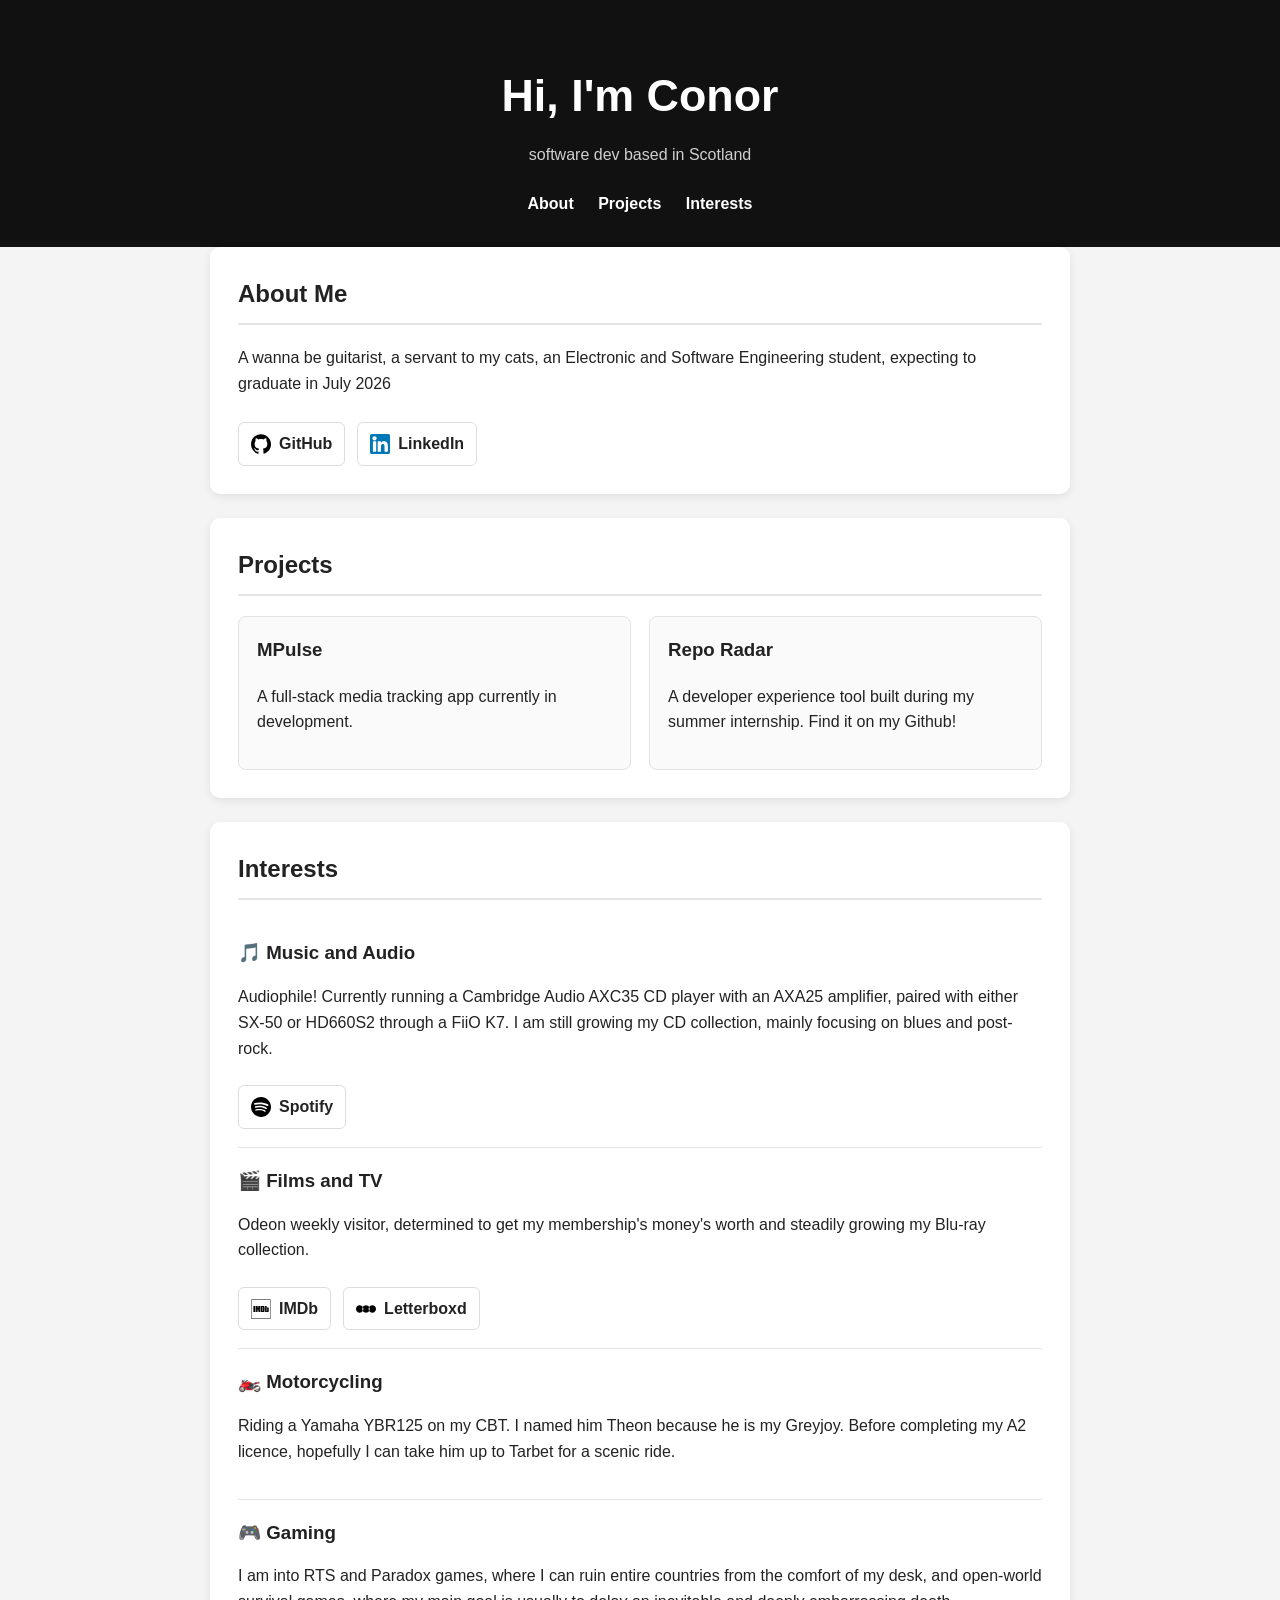
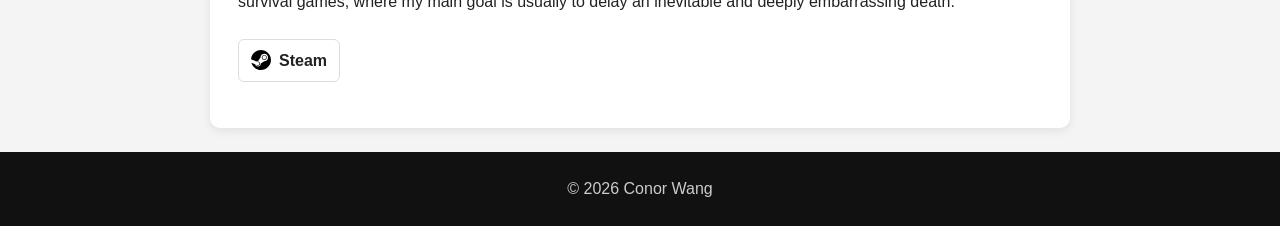
<file: index.html>
<!DOCTYPE html>
<html>
    <head>
        <link rel="stylesheet" href="stylesheets/indexStyle.css">
        <meta name="robots" content="noindex">
        <title>Conor's Portfolio</title>
        <style>

        </style>
    </head>

    <body>
        <header>
            <div class="container">
                <h1>Hi, I'm Conor</h1>
                <p> software dev based in Scotland</p>

                <nav>
                    <a href="#about">About</a>
                    <a href="#projects">Projects</a>
                    <a href="#interests">Interests</a>
                <!--    <a href="#cv">CV</a>   -->
                </nav>
            </div>
        </header>

        <main class="container">
            <section id="about">
                <h2>About Me</h2>
                <p>
                    A wanna be guitarist, a servant to my cats, an Electronic and Software Engineering student, expecting to graduate in July 2026 
                </p>

                <div class="button-row">
                    <a class="social-link"
                    href="https://github.com/ConorZZWang"
                    target="_blank"
                    rel="noopener noreferrer">
                        <img src="images/icons/github.svg" alt="">
                        GitHub
                    </a>

                    <a class="social-link"
                    href="https://www.linkedin.com/in/conor-wang-a7b725220/"
                    target="_blank"
                    rel="noopener noreferrer">
                        <img src="images/icons/linkedin.svg" alt="">
                        LinkedIn
                    </a>
                </div>
            </section>

            <section id="projects">
                <h2>Projects</h2>

                <div class="project-grid">
                    <div class="project-card">
                        <h3>MPulse</h3>
                        <p>A full-stack media tracking app currently in development.</p>
                    </div>

                    <div class="project-card">
                        <h3>Repo Radar</h3>
                        <p>A developer experience tool built during my summer internship. Find it on my Github!</p>
                    </div>
                </div>
            </section>

            <section id="interests">
                <h2>Interests</h2>

                <div class="interest-card">
                    <h3>🎵 Music and Audio</h3>
                    <p>
                        Audiophile! Currently running a Cambridge Audio AXC35 CD player
                        with an AXA25 amplifier, paired with either SX-50 or HD660S2
                        through a FiiO K7. I am still growing my CD collection,
                        mainly focusing on blues and post-rock.

                    </p>

                    <a class="social-link"
                    href="https://open.spotify.com/user/4wageldtg5ls6qda8caejkg3x?si=a07cc88c8fd147d8"
                    target="_blank"
                    rel="noopener noreferrer">
                        <img src="images/icons/spotify.svg" alt="">
                        Spotify
                    </a>
                </div>

                <div class="interest-card">
                    <h3>🎬 Films and TV</h3>
                    <p>
                        Odeon weekly visitor, determined to get my membership's money's worth and steadily growing my Blu-ray collection.
                    </p>

                    <div class="social-link-row">
                        <a class="social-link"
                        href="https://www.imdb.com/user/p.bcxksspxhsto3eemxsjpqppjta?ref_=rlm_nv_profile"
                        target="_blank"
                        rel="noopener noreferrer">
                            <img src="images/icons/imdb.svg" alt="">
                            IMDb
                        </a>

                        <a class="social-link"
                        href="https://letterboxd.com/conorwang/"
                        target="_blank"
                        rel="noopener noreferrer">
                            <img src="images/icons/letterboxd.svg" alt="">
                            Letterboxd
                        </a>
                    </div>
                </div>

                <div class="interest-card">
                    <h3>🏍️ Motorcycling</h3>
                    <p>
                        Riding a Yamaha YBR125 on my CBT. I named him Theon
                        because he is my Greyjoy. Before completing my A2 licence, hopefully I can
                        take him up to Tarbet for a scenic ride.
                    </p>

                    <!--
                    <p> Here's a picture I took of Theon when he broke down and we were waiting for Roadside Recovery because he had never experienced 30 degrees in Scotland in May.</p>
                    <img
                        class="interest-image"
                        src="images/theon.jpg"
                        alt="Theon broke down cuz he's never witnessed 30 degree in Scotland in May"
                    >  -->
                </div>

                <div class="interest-card">
                    <h3>🎮 Gaming</h3>
                    <p>
                        I am into RTS and Paradox games, where I can ruin entire countries from the comfort of my desk, and open-world survival games, where my main goal is usually to delay an inevitable and deeply embarrassing death.
                    </p>

                    <a class="social-link"
                    href="https://steamcommunity.com/profiles/76561198853724074/"
                    target="_blank"
                    rel="noopener noreferrer">
                        <img src="images/icons/steam.svg" alt="">
                        Steam
                    </a>
                </div>

            </section>
            <!---
            <section id="cv">
                <h2>My CV</h2>
                <p>You can view my CV below.</p>

                <a class="button black-button" href="Conor_Wang_CV.pdf" target="_blank">
                    View CV
                </a>
            </section> --> 
        </main>

        <footer>
            © 2026 Conor Wang
        </footer>
    </body>
</html>
</file>
<file: stylesheets/indexStyle.css>
/* Basic reset */
* {
    box-sizing: border-box;
}

html {
    scroll-behavior: smooth;
}

body {
    margin: 0;
    font-family: Arial, Helvetica, sans-serif;
    line-height: 1.6;
    background-color: #f4f4f4;
    color: #222;
}

/* Keeps the content from stretching across the whole screen */
.container {
    max-width: 900px;
    margin: 0 auto;
    padding: 0 20px;
}

/* Top section */
header {
    background-color: #111;
    color: white;
    padding: 60px 0 30px;
    text-align: center;
}

header h1 {
    margin: 0;
    font-size: 2.8rem;
}

header p {
    margin-top: 10px;
    color: #d0d0d0;
}

/* Navigation */
nav {
    margin-top: 24px;
}

nav a {
    color: white;
    text-decoration: none;
    margin: 0 10px;
    font-weight: bold;
}

nav a:hover {
    text-decoration: underline;
}

/* Main content */
main {
    padding: 40px 0;
}

section {
    background-color: white;
    margin-bottom: 24px;
    padding: 28px;
    border-radius: 10px;
    box-shadow: 0 3px 10px rgba(0, 0, 0, 0.08);
}

h2 {
    margin-top: 0;
    border-bottom: 2px solid #e5e5e5;
    padding-bottom: 10px;
}

/* Buttons */
.button-row {
    display: flex;
    flex-wrap: wrap;
    gap: 12px;
    margin-top: 18px;
}

.button {
    display: inline-block;
    padding: 12px 18px;
    border-radius: 6px;
    text-decoration: none;
    font-weight: bold;
    transition: 0.2s;
}

.black-button {
    background-color: #111;
    color: white;
}

.black-button:hover {
    background-color: #333;
}

.blue-button {
    background-color: #0066cc;
    color: white;
}

.blue-button:hover {
    background-color: #004f9e;
}

/* Projects */
.project-grid {
    display: grid;
    grid-template-columns: repeat(auto-fit, minmax(240px, 1fr));
    gap: 18px;
}

.project-card {
    border: 1px solid #e2e2e2;
    border-radius: 8px;
    padding: 18px;
    background-color: #fafafa;
}

.project-card h3 {
    margin-top: 0;
}

/* Footer */
footer {
    text-align: center;
    padding: 24px;
    background-color: #111;
    color: #ccc;
}

/* Mobile */
@media (max-width: 600px) {
    header h1 {
        font-size: 2rem;
    }

    section {
        padding: 20px;
    }

    nav a {
        display: block;
        margin: 10px 0;
    }
}

.interest-card {
    padding: 18px 0;
    border-bottom: 1px solid #e5e5e5;
}

.interest-card:last-child {
    border-bottom: none;
}

.interest-card h3 {
    margin-top: 0;
    margin-bottom: 8px;
}

.social-link-row {
    display: flex;
    flex-wrap: wrap;
    gap: 12px;
}

.social-link {
    display: inline-flex;
    align-items: center;
    gap: 8px;
    margin-top: 8px;
    padding: 8px 12px;
    border: 1px solid #dddddd;
    border-radius: 6px;
    color: #222222;
    text-decoration: none;
    font-weight: bold;
    background-color: #ffffff;
    transition: transform 0.2s, box-shadow 0.2s;
}

.social-link img {
    width: 20px;
    height: 20px;
}

.social-link:hover {
    transform: translateY(-2px);
    box-shadow: 0 4px 8px rgba(0, 0, 0, 0.12);
}
.interest-image {
    width: 100%;
    max-width: 400px;
    margin-top: 12px;
    border-radius: 10px;
    display: block;
    margin: auto;
}
</file>
